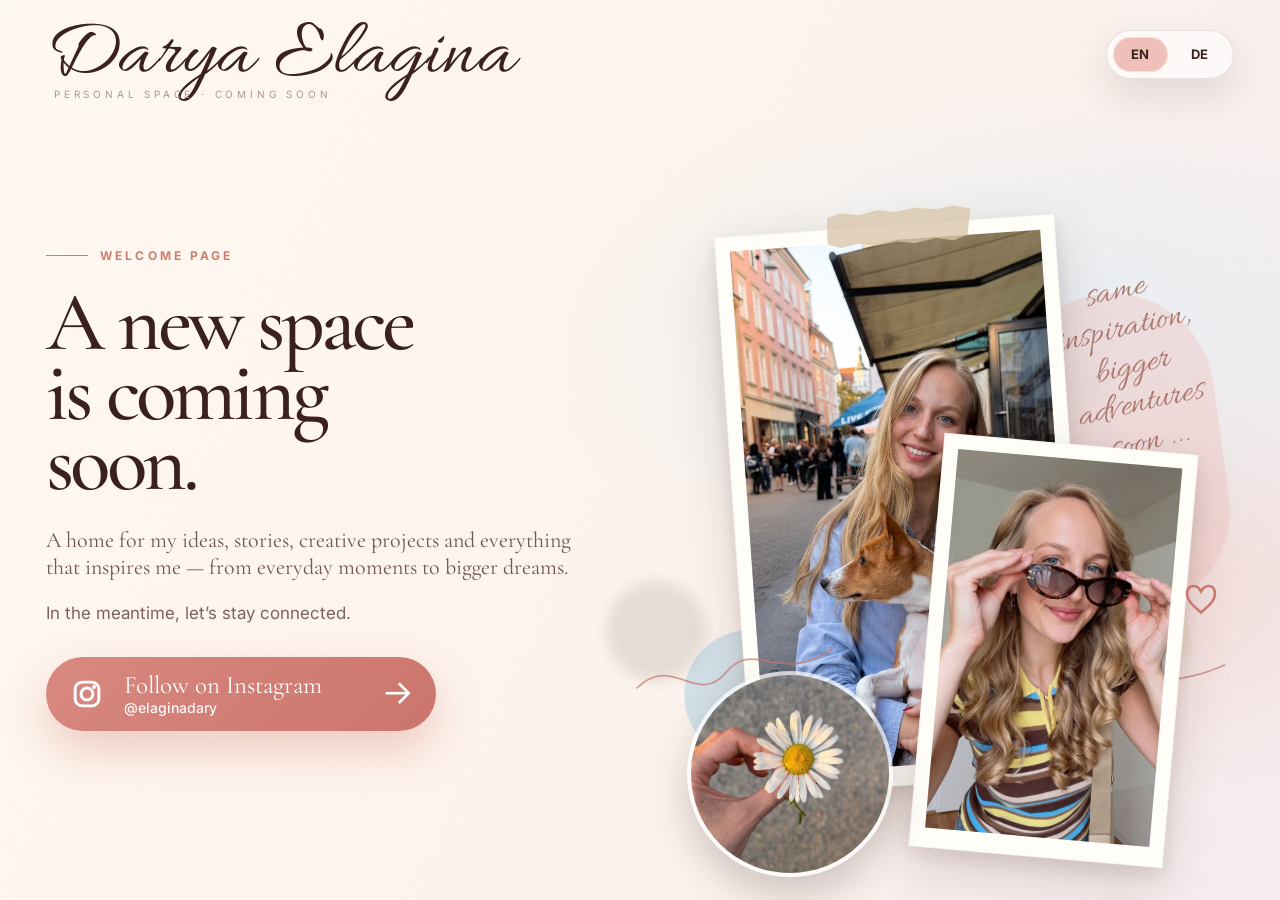
<file: public/index.html>
<!doctype html>
<html lang="en">
<head>
<meta charset="utf-8">
<meta name="viewport" content="width=device-width,initial-scale=1">
<title>Darya Elagina — Coming soon</title>
<meta name="description" content="A new personal space by Darya Elagina is coming soon.">
<meta property="og:title" content="Darya Elagina — Coming soon">
<meta property="og:description" content="A new personal space by Darya Elagina is coming soon.">
<meta property="og:type" content="website">
<meta name="theme-color" content="#f8efe7">
<link rel="preconnect" href="https://fonts.googleapis.com">
<link rel="preconnect" href="https://fonts.gstatic.com" crossorigin>
<link href="https://fonts.googleapis.com/css2?family=Allura&family=Cormorant+Garamond:wght@400;500;600&family=Inter:wght@400;500;600;700&display=swap" rel="stylesheet">
<style>
:root{--cream:#fff8ef;--ink:#3a211d;--ink-soft:#6f5550;--rose:#cf7d73;--paper:#fffdf8;--shadow:0 20px 52px rgba(75,45,34,.17),0 7px 18px rgba(75,45,34,.11)}*{box-sizing:border-box}html{min-height:100%;background:var(--cream)}body{margin:0;min-height:100%;font-family:Inter,system-ui,-apple-system,Segoe UI,sans-serif;color:var(--ink);overflow-x:hidden;background:radial-gradient(760px 420px at 78% 38%,rgba(216,236,248,.58),transparent 62%),radial-gradient(520px 340px at 87% 64%,rgba(238,193,186,.44),transparent 68%),linear-gradient(115deg,#fffaf2 0%,#fff6ee 43%,#f5edf0 100%)}body:before{content:"";position:fixed;inset:0;pointer-events:none;opacity:.34;background-image:url("data:image/svg+xml,%3Csvg xmlns='http://www.w3.org/2000/svg' width='220' height='220'%3E%3Cfilter id='n'%3E%3CfeTurbulence type='fractalNoise' baseFrequency='.72' numOctaves='3' stitchTiles='stitch'/%3E%3CfeColorMatrix values='0 0 0 0 .42 0 0 0 0 .31 0 0 0 0 .25 0 0 0 .08 0'/%3E%3C/filter%3E%3Crect width='100%25' height='100%25' filter='url(%23n)'/%3E%3C/svg%3E")}.page{position:relative;z-index:1;min-height:100svh;max-width:1390px;margin:0 auto;padding:30px clamp(24px,3.6vw,58px) 30px;display:grid;grid-template-columns:minmax(405px,.93fr) minmax(505px,1.07fr);grid-template-rows:auto 1fr;column-gap:clamp(24px,4vw,58px)}.header{grid-column:1/-1;display:flex;justify-content:space-between;align-items:flex-start;gap:24px}.brand{display:inline-grid;gap:3px;text-decoration:none;color:var(--ink)}.brand__name{font-family:Allura,cursive;font-size:clamp(64px,6.35vw,104px);line-height:.68;letter-spacing:.01em}.brand__meta{font-size:10px;letter-spacing:.38em;text-transform:uppercase;color:#b0948b;margin-left:8px}.lang{display:flex;gap:5px;padding:6px;border:1px solid rgba(58,33,29,.12);border-radius:999px;background:rgba(255,255,255,.58);box-shadow:0 16px 36px rgba(67,45,36,.12);backdrop-filter:blur(10px)}.lang button{border:0;border-radius:999px;background:transparent;color:var(--ink);font:700 13px/1 Inter,sans-serif;letter-spacing:.04em;padding:11px 18px;cursor:pointer}.lang button[aria-pressed="true"]{background:#efc0b9;box-shadow:inset 0 0 0 1px rgba(255,255,255,.45)}.copy{align-self:center;max-width:560px;padding:36px 0 26px}.eyebrow{display:flex;align-items:center;gap:12px;margin:0 0 26px;color:var(--rose);font-size:12px;line-height:1;font-weight:700;letter-spacing:.26em;text-transform:uppercase}.eyebrow:before{content:"";width:42px;height:1px;background:var(--rose)}h1{font-family:"Cormorant Garamond",Georgia,serif;font-weight:500;font-size:clamp(66px,6.55vw,112px);line-height:.84;letter-spacing:-.045em;margin:0;max-width:560px}.lead{font-family:"Cormorant Garamond",Georgia,serif;font-size:clamp(22px,1.7vw,28px);line-height:1.23;color:var(--ink-soft);margin:28px 0 0;max-width:540px}.lead.small{font-family:Inter,system-ui,sans-serif;font-size:17px;line-height:1.52;margin-top:20px;color:#7c625d}.cta{display:inline-flex;align-items:center;gap:18px;margin-top:30px;padding:16px 23px 16px 22px;min-width:390px;border-radius:999px;background:linear-gradient(135deg,#d88980,#cb756c);color:#fff;text-decoration:none;box-shadow:0 19px 46px rgba(198,111,103,.32);transition:transform .25s ease,box-shadow .25s ease}.cta:hover{transform:translateY(-3px);box-shadow:0 24px 60px rgba(198,111,103,.4)}.cta__icon{width:38px;height:38px;flex:0 0 auto}.cta__text{display:grid;gap:3px;font-family:"Cormorant Garamond",Georgia,serif;font-size:25px;line-height:1}.cta__text small{font-family:Inter,system-ui,sans-serif;font-size:14px;font-weight:500;opacity:.95}.cta__arrow{font-size:34px;line-height:1;margin-left:auto;transform:translateY(-2px)}.hero{position:relative;align-self:center;min-height:600px}.blob{position:absolute;border-radius:999px;filter:blur(.1px);pointer-events:none}.blob.blue{left:9%;bottom:9%;width:390px;height:130px;background:rgba(185,211,228,.62);transform:rotate(-13deg)}.blob.rose{right:2%;top:18%;width:205px;height:320px;background:rgba(239,193,186,.38);transform:rotate(-8deg)}.wash{position:absolute;right:5%;bottom:14%;width:290px;height:150px;background:rgba(230,210,190,.45);clip-path:polygon(4% 36%,28% 10%,60% 22%,98% 0,92% 92%,50% 76%,16% 100%);transform:rotate(-15deg)}.photo{position:absolute;background:var(--paper);padding:14px 14px 19px;box-shadow:var(--shadow);border:1px solid rgba(61,37,29,.04)}.photo img{display:block;width:100%;height:100%;object-fit:cover;background:#eee}.photo.main{left:11%;top:24px;width:min(410px,56%);height:560px;transform:rotate(-4deg);z-index:2}.photo.main img{object-position:center 45%}.photo.side{right:2%;top:242px;width:min(335px,42%);height:415px;transform:rotate(5deg);z-index:4}.photo.side img{object-position:center 36%}.tape{position:absolute;top:-17px;left:33%;width:145px;height:36px;background:rgba(216,197,170,.75);clip-path:polygon(1% 13%,11% 2%,23% 11%,36% 0,48% 9%,62% 0,76% 9%,88% 2%,100% 13%,97% 86%,87% 98%,75% 89%,60% 99%,49% 91%,34% 99%,22% 90%,9% 98%,0 86%);z-index:7}.note{position:absolute;right:5%;top:86px;z-index:1;font-family:Allura,cursive;font-size:37px;line-height:1.04;color:#a66d63;transform:rotate(-13deg);opacity:.9;text-align:center}.note span{display:block}.note .heart{font-family:Inter,sans-serif;font-size:26px;margin-top:2px}.daisy{position:absolute;right:56%;bottom:-92px;width:206px;height:206px;border-radius:999px;background:rgba(255,255,255,.7);padding:4px;box-shadow:0 18px 36px rgba(68,46,34,.22);z-index:6}.daisy img{width:100%;height:100%;object-fit:cover;border-radius:999px}.daisy:after{display:none!important;content:none!important}.line{position:absolute;right:1%;bottom:0;width:540px;height:125px;z-index:0;overflow:visible}.line path{fill:none;stroke:#ca837a;stroke-width:2;stroke-linecap:round;opacity:.75}.heart-doodle{position:absolute;right:2%;top:392px;width:42px;height:42px;z-index:5}.heart-doodle path{fill:none;stroke:#c97870;stroke-width:4;stroke-linecap:round}.scribble{position:absolute;left:1%;bottom:82px;width:205px;height:62px;z-index:5}.scribble path{fill:none;stroke:#c97870;stroke-width:2;stroke-linecap:round;opacity:.7}.shadow-leaf{position:absolute;left:-160px;bottom:-36px;width:380px;height:380px;opacity:.11;filter:blur(7px);background:radial-gradient(ellipse at 50% 50%,#3d2c23 0 18%,transparent 19% 100%);clip-path:polygon(40% 0,56% 28%,83% 8%,68% 40%,100% 50%,66% 60%,86% 92%,55% 72%,40% 100%,39% 67%,8% 89%,25% 58%,0 45%,30% 39%,10% 8%,38% 30%)}@media(max-width:1160px){.page{grid-template-columns:1fr;grid-template-rows:auto auto auto;max-width:920px}.copy{padding-top:70px}.hero{min-height:760px;margin-top:10px}.photo.main{left:6%;top:42px;width:min(470px,58%);height:650px}.photo.side{right:7%;top:300px;width:min(390px,45%);height:490px}.note{right:9%;top:110px}.heart-doodle{top:455px}.scribble{left:0;bottom:95px;width:230px}.line{right:1%;bottom:0;width:610px;height:140px}.blob.blue{width:440px;height:150px}.blob.rose{width:230px;height:370px}}@media(max-width:680px){.page{padding:28px 18px 40px}.header{align-items:center}.brand__name{font-size:62px}.brand__meta{font-size:9px;letter-spacing:.25em}.lang{padding:5px}.lang button{padding:10px 14px;font-size:12px}.copy{padding-top:56px}.eyebrow{font-size:11px;letter-spacing:.22em;margin-bottom:24px}.eyebrow:before{width:34px}h1{font-size:68px}.lead{font-size:23px}.lead.small{font-size:16px}.cta{min-width:0;width:100%;padding:17px 20px;gap:16px}.cta__text{font-size:24px}.cta__icon{width:36px;height:36px}.hero{min-height:620px}.photo.main{left:2%;top:32px;width:70%;height:455px}.photo.side{right:0;top:252px;width:47%;height:300px}.note{font-size:30px;right:2%;top:86px}.daisy{width:118px;height:118px;right:42%;bottom:-24px}.heart-doodle{right:4%;top:390px}.line{width:360px;right:-120px}.blob.blue{width:270px;height:100px}.blob.rose{width:150px;height:260px}}
</style>
</head>
<body>
<div class="page" id="page">
<header class="header"><a class="brand" href="/" aria-label="Darya Elagina home"><span class="brand__name">Darya Elagina</span><span class="brand__meta" data-i18n="tagline">Personal space · coming soon</span></a><nav class="lang" aria-label="Language"><button type="button" data-lang="en" aria-pressed="true">EN</button><button type="button" data-lang="de" aria-pressed="false">DE</button></nav></header>
<main class="copy"><div class="eyebrow" data-i18n="eyebrow">Welcome page</div><h1 data-i18n="title">A new space<br>is coming<br>soon.</h1><p class="lead" data-i18n="lead">A home for my ideas, stories, creative projects and everything that inspires me — from everyday moments to bigger dreams.</p><p class="lead small" data-i18n="sublead">In the meantime, let’s stay connected.</p><a class="cta" href="https://www.instagram.com/elaginadary/" target="_blank" rel="noopener noreferrer" aria-label="Follow Darya Elagina on Instagram"><svg class="cta__icon" viewBox="0 0 64 64" aria-hidden="true"><rect x="12" y="12" width="40" height="40" rx="12" fill="none" stroke="currentColor" stroke-width="5"/><circle cx="32" cy="32" r="10" fill="none" stroke="currentColor" stroke-width="5"/><circle cx="44" cy="20" r="3.4" fill="currentColor"/></svg><span class="cta__text"><span data-i18n="cta">Follow on Instagram</span><small>@elaginadary</small></span><span class="cta__arrow">→</span></a></main>
<section class="hero" aria-label="Darya Elagina photo collage"><span class="blob blue"></span><span class="blob rose"></span><span class="wash"></span><div class="note"><span data-i18n="note1">same</span><span data-i18n="note2">inspiration,</span><span data-i18n="note3">bigger</span><span data-i18n="note4">adventures</span><span data-i18n="note5">soon ...</span><span class="heart">♡</span></div><figure class="photo main"><span class="tape"></span><img src="./assets/img/darya-dog.jpg" alt="Darya smiling with her dog"></figure><figure class="photo side"><img src="./assets/img/darya-sunglasses.jpg" alt="Darya smiling with sunglasses"></figure><div class="daisy"><img src="./assets/img/daisy.jpg" alt="Daisy flower"></div><svg class="heart-doodle" viewBox="0 0 64 64" aria-hidden="true"><path d="M32 54C18 42 9 34 11 22c2-10 15-12 21 0 6-12 19-10 21 0 2 12-7 20-21 32z"/></svg><svg class="scribble" viewBox="0 0 230 70" aria-hidden="true"><path d="M5 53 C45 14 73 74 105 36 C137 -4 164 51 225 9"/></svg><svg class="line" viewBox="0 0 610 140" aria-hidden="true"><path d="M4 114 C90 45 154 154 242 80 C315 20 385 71 457 43 C517 19 557 28 606 5"/></svg><span class="shadow-leaf"></span></section>
</div>
<script>
const dict={en:{tagline:'Personal space · coming soon',eyebrow:'Welcome page',title:'A new space<br>is coming<br>soon.',lead:'A home for my ideas, stories, creative projects and everything that inspires me — from everyday moments to bigger dreams.',sublead:'In the meantime, let’s stay connected.',cta:'Follow on Instagram',note1:'same',note2:'inspiration,',note3:'bigger',note4:'adventures',note5:'soon ...'},de:{tagline:'Persönlicher Raum · bald online',eyebrow:'Willkommensseite',title:'Ein neuer Ort<br>entsteht<br>bald.',lead:'Ein Zuhause für meine Ideen, Geschichten, kreativen Projekte und alles, was mich inspiriert — von kleinen Alltagsmomenten bis zu größeren Träumen.',sublead:'Bis dahin bleiben wir verbunden.',cta:'Auf Instagram folgen',note1:'gleiche',note2:'Inspiration,',note3:'größere',note4:'Abenteuer',note5:'bald ...'}};
document.querySelectorAll('[data-lang]').forEach(btn=>{btn.addEventListener('click',()=>{const lang=btn.dataset.lang;document.documentElement.lang=lang;document.querySelectorAll('[data-lang]').forEach(b=>b.setAttribute('aria-pressed',String(b===btn)));document.querySelectorAll('[data-i18n]').forEach(el=>{el.innerHTML=dict[lang][el.dataset.i18n];});});});
</script>
</body>
</html>
</file>
